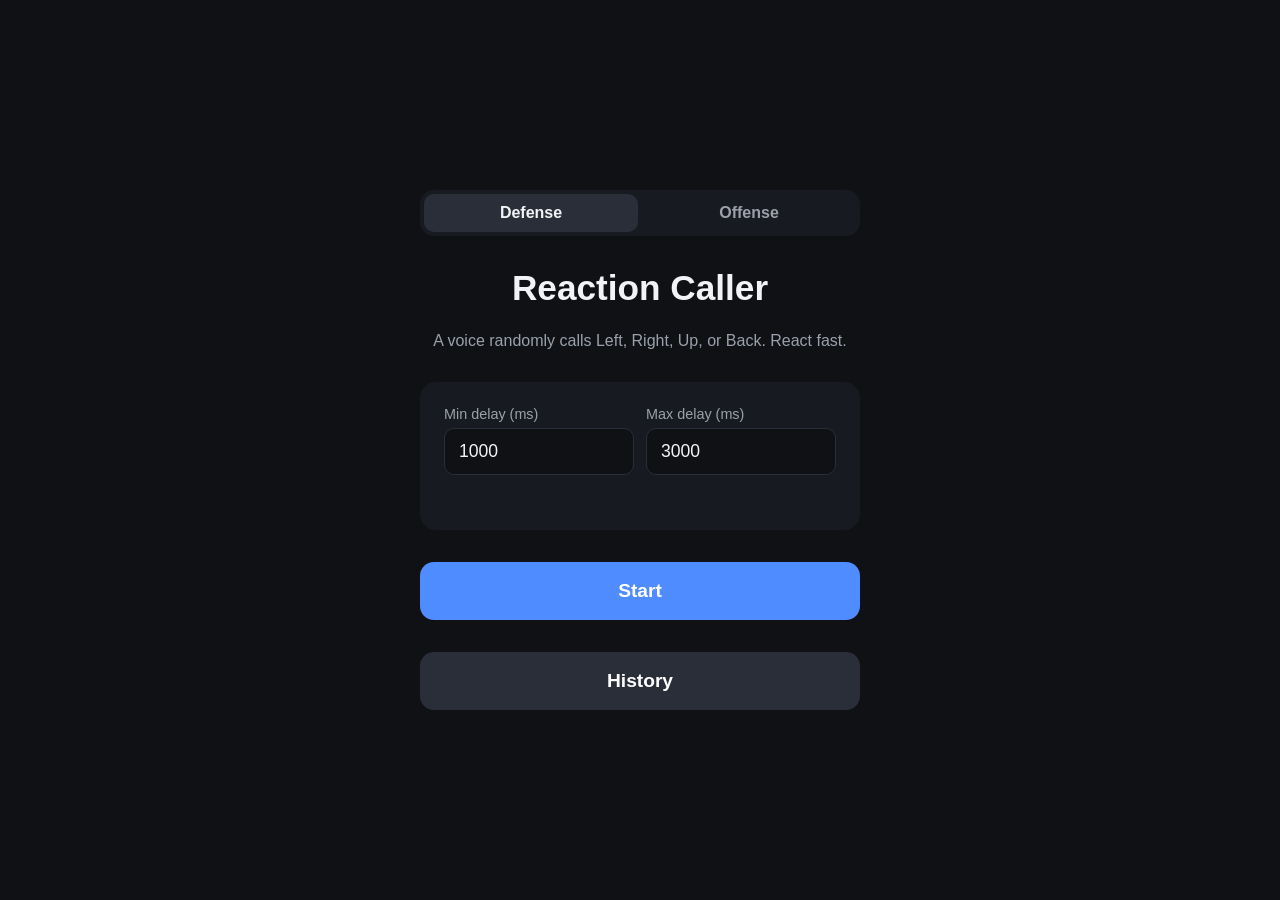
<file: index.html>
<!DOCTYPE html>
<html lang="en">
<head>
<meta charset="UTF-8">
<meta name="viewport" content="width=device-width, initial-scale=1, viewport-fit=cover, maximum-scale=1, user-scalable=no">
<title>Reaction Caller</title>
<link rel="stylesheet" href="styles.css">
</head>
<body>
<div id="app">

  <div id="startScreen" class="screen">
    <div class="segmented" role="group" aria-label="Mode">
      <button type="button" data-mode="defense" aria-pressed="true">Defense</button>
      <button type="button" data-mode="offense" aria-pressed="false">Offense</button>
    </div>

    <h1>Reaction Caller</h1>
    <p class="subtitle" id="subtitle">A voice randomly calls Left, Right, Up, or Back. React fast.</p>

    <div class="panel" id="rangePanel">
      <div class="range-row">
        <div class="field">
          <label for="minMs" id="minMsLabel">Min delay (ms)</label>
          <input type="number" id="minMs" value="1000" min="100" step="100">
        </div>
        <div class="field">
          <label for="maxMs" id="maxMsLabel">Max delay (ms)</label>
          <input type="number" id="maxMs" value="3000" min="100" step="100">
        </div>
      </div>
      <div class="error" id="rangeError"></div>
    </div>

    <div class="panel hidden" id="offensePanel">
      <div class="segmented" role="group" aria-label="Offense drill">
        <button type="button" data-drill="drive" aria-pressed="true">Drive</button>
        <button type="button" data-drill="readTheD" aria-pressed="false">Read the D</button>
        <button type="button" data-drill="moveLab" aria-pressed="false">Move Lab</button>
      </div>

      <!-- Adaptive difficulty (not Move Lab) -->
      <div class="panel-section" id="levelSettings">
        <div class="toggle-row">
          <span class="toggle-label">Auto difficulty<span class="hint">Sets the timing from your level, and adjusts the level after each logged set</span></span>
          <button type="button" id="autoLevelBtn" class="toggle-btn" aria-pressed="true">On</button>
        </div>
        <div class="level-row">
          <span id="levelText-drive">Drive: Level 3</span>
          <button type="button" class="small-btn" data-reset-level="drive">Reset level</button>
        </div>
        <p class="status-text" id="levelStatus" role="status"></p>
      </div>

      <!-- Drive drill only -->
      <div class="panel-section" id="driveSettings">
        <div class="range-row">
          <div class="field">
            <label for="readMinMs">Min read time (ms)</label>
            <input type="number" id="readMinMs" min="100" step="100" data-setting="readMinMs">
          </div>
          <div class="field">
            <label for="readMaxMs">Max read time (ms)</label>
            <input type="number" id="readMaxMs" min="100" step="100" data-setting="readMaxMs">
          </div>
        </div>
        <div class="range-row">
          <div class="field">
            <label for="driveMinMs">Min drive window (ms)</label>
            <input type="number" id="driveMinMs" min="600" step="100" data-setting="driveMinMs">
          </div>
          <div class="field">
            <label for="driveMaxMs">Max drive window (ms)</label>
            <input type="number" id="driveMaxMs" min="600" step="100" data-setting="driveMaxMs">
          </div>
        </div>
        <div class="error" id="driveError"></div>

        <details class="advanced" id="advanced">
          <summary>Advanced</summary>
          <div class="advanced-body">
            <div class="field-grid">
              <div class="field">
                <label for="resetPauseMs">Reset pause (ms)</label>
                <input type="number" id="resetPauseMs" min="0" step="100" data-setting="resetPauseMs">
              </div>
              <div class="field">
                <label for="finisherBufferMs">Finisher buffer (ms)</label>
                <input type="number" id="finisherBufferMs" min="0" step="10" data-setting="finisherBufferMs">
              </div>
              <div class="field">
                <label for="maxCutOffsPerDrive">Max cut offs per drive</label>
                <input type="number" id="maxCutOffsPerDrive" min="0" max="3" step="1" data-setting="maxCutOffsPerDrive">
              </div>
              <div class="field">
                <label for="maxLayUpsPerDrive">Max lay ups per drive</label>
                <input type="number" id="maxLayUpsPerDrive" min="0" max="5" step="1" data-setting="maxLayUpsPerDrive">
              </div>
            </div>
            <div id="weightTables"></div>
            <div class="error" id="advancedError"></div>
          </div>
        </details>
      </div>

      <!-- Read the D drill only. Every field is a path into OFFENSE_DEFAULTS.readTheD.
           rtdRate, rtdReadMinMs / rtdReadMaxMs and rtdResetPauseMs kept their ids so saved values load. -->
      <div class="panel-section hidden" id="readTheDSettings">
        <div class="field">
          <label for="rtdRate">Speech rate<span class="hint">every call after GO (GO uses the base rate)</span></label>
          <input type="number" id="rtdRate" min="0.5" max="2" step="0.05" inputmode="decimal" data-setting="readTheD.rate">
        </div>

        <p class="panel-title">Timing <span class="title-hint">each wait runs from the end of one call to the start of the next</span></p>
        <div class="timing-pair">
          <div class="range-row">
            <div class="field">
              <label for="rtdReadMinMs">Read wait min (ms)</label>
              <input type="number" id="rtdReadMinMs" min="0" step="50" data-setting="readTheD.waits.read.minMs">
            </div>
            <div class="field">
              <label for="rtdReadMaxMs">Read wait max (ms)</label>
              <input type="number" id="rtdReadMaxMs" min="0" step="50" data-setting="readTheD.waits.read.maxMs">
            </div>
          </div>
          <p class="field-hint">After GO, before the first read: TIGHT, NO OPENING, SAGGING or RETREATING.</p>
        </div>
        <div class="timing-pair">
          <div class="range-row">
            <div class="field">
              <label for="rtdJabMin">Jab wait min (ms)</label>
              <input type="number" id="rtdJabMin" min="0" step="50" data-setting="readTheD.waits.jab.minMs">
            </div>
            <div class="field">
              <label for="rtdJabMax">Jab wait max (ms)</label>
              <input type="number" id="rtdJabMax" min="0" step="50" data-setting="readTheD.waits.jab.maxMs">
            </div>
          </div>
          <p class="field-hint">After TIGHT, before LEFT FOOT or RIGHT FOOT.</p>
        </div>
        <div class="timing-pair">
          <div class="range-row">
            <div class="field">
              <label for="rtdDribbleMin">Dribble wait min (ms)</label>
              <input type="number" id="rtdDribbleMin" min="0" step="50" data-setting="readTheD.waits.dribble.minMs">
            </div>
            <div class="field">
              <label for="rtdDribbleMax">Dribble wait max (ms)</label>
              <input type="number" id="rtdDribbleMax" min="0" step="50" data-setting="readTheD.waits.dribble.maxMs">
            </div>
          </div>
          <p class="field-hint">After NO OPENING or HANDS UP, before the next read.</p>
        </div>
        <div class="timing-pair">
          <div class="range-row">
            <div class="field">
              <label for="rtdQuickMin">Quick follow min (ms)</label>
              <input type="number" id="rtdQuickMin" min="0" step="50" data-setting="readTheD.waits.quick.minMs">
            </div>
            <div class="field">
              <label for="rtdQuickMax">Quick follow max (ms)</label>
              <input type="number" id="rtdQuickMax" min="0" step="50" data-setting="readTheD.waits.quick.maxMs">
            </div>
          </div>
          <p class="field-hint">After a foot call, CUT OFF, CROSSED, SAGGING or RETREATING: the defender's quick reaction (or the shot).</p>
        </div>
        <div class="timing-pair">
          <div class="range-row">
            <div class="field">
              <label for="rtdFinishMin">Finish wait min (ms)</label>
              <input type="number" id="rtdFinishMin" min="0" step="50" data-setting="readTheD.waits.finish.minMs">
            </div>
            <div class="field">
              <label for="rtdFinishMax">Finish wait max (ms)</label>
              <input type="number" id="rtdFinishMax" min="0" step="50" data-setting="readTheD.waits.finish.maxMs">
            </div>
          </div>
          <p class="field-hint">After LANE OPEN or HELP D, before HELP D or the LAY call.</p>
        </div>
        <div class="field-grid">
          <div class="field">
            <label for="rtdEndWindowMs">End window (ms)</label>
            <input type="number" id="rtdEndWindowMs" min="0" step="100" data-setting="readTheD.endWindowMs">
            <p class="field-hint">The countdown after the last call: make your move and shoot.</p>
          </div>
          <div class="field">
            <label for="rtdResetPauseMs">Reset pause (ms)</label>
            <input type="number" id="rtdResetPauseMs" min="0" step="100" data-setting="readTheD.resetPauseMs">
            <p class="field-hint">The rest after the window, before the next GO.</p>
          </div>
        </div>
        <div class="error" id="readTheDError"></div>

        <details class="advanced" id="readTheDChances">
          <summary>Chances</summary>
          <div class="advanced-body">
            <p class="weight-title">Chances (0 to 1)</p>
            <div class="field-grid">
              <div class="field">
                <label for="rtdSagHandsUpChance">HANDS UP after SAGGING</label>
                <input type="number" id="rtdSagHandsUpChance" min="0" max="1" step="0.05" inputmode="decimal" data-setting="readTheD.sagHandsUpChance">
              </div>
              <div class="field">
                <label for="rtdRetreatHandsUpChance">HANDS UP after RETREATING</label>
                <input type="number" id="rtdRetreatHandsUpChance" min="0" max="1" step="0.05" inputmode="decimal" data-setting="readTheD.retreatHandsUpChance">
              </div>
              <div class="field">
                <label for="rtdCutOffChance">CUT OFF after a foot call</label>
                <input type="number" id="rtdCutOffChance" min="0" max="1" step="0.05" inputmode="decimal" data-setting="readTheD.cutOffChance">
              </div>
              <div class="field">
                <label for="rtdCutOffAgainChance">CUT OFF again after CUT OFF</label>
                <input type="number" id="rtdCutOffAgainChance" min="0" max="1" step="0.05" inputmode="decimal" data-setting="readTheD.cutOffAgainChance">
              </div>
              <div class="field">
                <label for="rtdHelpChance">HELP D after LANE OPEN</label>
                <input type="number" id="rtdHelpChance" min="0" max="1" step="0.05" inputmode="decimal" data-setting="readTheD.helpChance">
              </div>
            </div>
            <div id="readTheDWeightTables"></div>
          </div>
        </details>

        <details class="advanced" id="readTheDCaps">
          <summary>Caps</summary>
          <div class="advanced-body">
            <div class="field-grid">
              <div class="field">
                <label for="rtdMaxCutOffs">Max CUT OFFs per rep</label>
                <input type="number" id="rtdMaxCutOffs" min="0" step="1" data-setting="readTheD.maxCutOffsPerRep">
              </div>
              <div class="field">
                <label for="rtdMaxHandsUp">Max HANDS UP per rep</label>
                <input type="number" id="rtdMaxHandsUp" min="0" step="1" data-setting="readTheD.maxHandsUpPerRep">
              </div>
              <div class="field">
                <label for="rtdMaxHelp">Max HELP D per rep</label>
                <input type="number" id="rtdMaxHelp" min="0" max="1" step="1" data-setting="readTheD.maxHelpPerRep">
              </div>
            </div>
          </div>
        </details>
      </div>

      <!-- Move Lab drill only -->
      <div class="panel-section hidden" id="moveLabSettings">
        <p class="panel-title">Moves <span class="title-hint">tap to pick the moves for the drill</span></p>
        <div class="move-grid" id="movePicker" role="group" aria-label="Moves"></div>
        <p class="muted-text" id="moveStatus" role="status"></p>
        <div class="field">
          <label for="mlMaxMovesPerRep">Max moves per rep</label>
          <div class="stepper">
            <button type="button" data-step="-1" aria-label="Fewer moves per rep">−</button>
            <input type="number" id="mlMaxMovesPerRep" min="1" max="6" step="1" inputmode="numeric" data-setting="moveLab.maxMovesPerRep">
            <button type="button" data-step="1" aria-label="More moves per rep">+</button>
          </div>
        </div>
        <div class="error" id="moveLabError"></div>

        <details class="advanced" id="moveLabAdvanced">
          <summary>Advanced</summary>
          <div class="advanced-body">
            <div class="field-grid">
              <div class="field">
                <label for="mlMoveGapMinMs">Gap between moves min (ms)</label>
                <input type="number" id="mlMoveGapMinMs" min="0" step="50" data-setting="moveLab.moveGapMinMs">
              </div>
              <div class="field">
                <label for="mlMoveGapMaxMs">Gap between moves max (ms)</label>
                <input type="number" id="mlMoveGapMaxMs" min="0" step="50" data-setting="moveLab.moveGapMaxMs">
              </div>
              <div class="field">
                <label for="mlResetPauseMs">Reset pause (ms)</label>
                <input type="number" id="mlResetPauseMs" min="0" step="100" data-setting="moveLab.resetPauseMs">
              </div>
              <!-- These ids date from the removed Shooters only drill, so values saved there still load. -->
              <div class="field">
                <label for="shNopeGapMinMs">Gap before first move min (ms)</label>
                <input type="number" id="shNopeGapMinMs" min="0" step="10" data-setting="moveLab.firstMoveGapMinMs">
              </div>
              <div class="field">
                <label for="shNopeGapMaxMs">Gap before first move max (ms)</label>
                <input type="number" id="shNopeGapMaxMs" min="0" step="10" data-setting="moveLab.firstMoveGapMaxMs">
              </div>
            </div>
            <div id="getSetFields"></div>
            <div id="moveLabWeightTables"></div>
          </div>
        </details>
      </div>

      <!-- Session structure, shared by every drill -->
      <div class="panel-section" id="sessionSettings">
        <p class="panel-title">Session</p>
        <div class="field hidden" id="moveLabRepsField">
          <label for="moveLabRepsPerSet">Reps per set (Move Lab)</label>
          <div class="stepper">
            <button type="button" data-step="-1" aria-label="Fewer Move Lab reps per set">−</button>
            <input type="number" id="moveLabRepsPerSet" min="3" max="30" step="1" inputmode="numeric" data-training="moveLabRepsPerSet">
            <button type="button" data-step="1" aria-label="More Move Lab reps per set">+</button>
          </div>
        </div>
        <div class="field" id="repsPerSetField">
          <label for="repsPerSet">Reps per set</label>
          <div class="stepper">
            <button type="button" data-step="-1" aria-label="Fewer reps per set">−</button>
            <input type="number" id="repsPerSet" min="3" max="30" step="1" inputmode="numeric" data-training="repsPerSet">
            <button type="button" data-step="1" aria-label="More reps per set">+</button>
          </div>
        </div>
        <div class="field">
          <label for="plannedSets">Planned sets</label>
          <div class="stepper">
            <button type="button" data-step="-1" aria-label="Fewer planned sets">−</button>
            <input type="number" id="plannedSets" min="1" max="20" step="1" inputmode="numeric" data-training="plannedSets">
            <button type="button" data-step="1" aria-label="More planned sets">+</button>
          </div>
        </div>
        <div class="field">
          <label for="sessionWarningMin">Session time warning (min, 0 = off)</label>
          <div class="stepper">
            <button type="button" data-step="-1" aria-label="Earlier session time warning">−</button>
            <input type="number" id="sessionWarningMin" min="0" step="5" inputmode="numeric" data-training="sessionWarningMin">
            <button type="button" data-step="1" aria-label="Later session time warning">+</button>
          </div>
        </div>
        <div class="field">
          <label for="restSec">Rest between sets (s)</label>
          <div class="stepper">
            <button type="button" data-step="-1" aria-label="Shorter rest">−</button>
            <input type="number" id="restSec" min="0" max="600" step="15" inputmode="numeric" data-training="restSec">
            <button type="button" data-step="1" aria-label="Longer rest">+</button>
          </div>
        </div>
        <div class="error" id="sessionError"></div>
      </div>

      <!-- Shared by every drill -->
      <details class="advanced" id="speech">
        <summary>Speech (every drill)</summary>
        <div class="advanced-body">
          <div class="field-grid">
            <div class="field">
              <label for="baseRate">Base speech rate</label>
              <input type="number" id="baseRate" min="0.5" max="2" step="0.05" inputmode="decimal" data-setting="baseRate">
            </div>
            <div class="field">
              <label for="maxRate">Max speech rate</label>
              <input type="number" id="maxRate" min="0.5" max="2" step="0.05" inputmode="decimal" data-setting="maxRate">
            </div>
            <div class="field">
              <label for="minGapMs">Min gap (ms)</label>
              <input type="number" id="minGapMs" min="0" step="10" data-setting="minGapMs">
            </div>
            <div class="field">
              <label for="speechLeadMs">Speech lead (ms)</label>
              <input type="number" id="speechLeadMs" min="0" step="10" data-setting="speechLeadMs">
            </div>
          </div>
          <div class="error" id="speechError"></div>
        </div>
      </details>
    </div>

    <button id="startBtn">Start</button>
    <button id="historyBtn" class="secondary-btn">History</button>
    <p class="reminder hidden" id="backupReminder"></p>
  </div>

  <div id="gameScreen" class="screen hidden">
    <div class="session-banner hidden" id="sessionBanner" role="status"></div>
    <div class="game-header">
      <div class="session-clock hidden" id="sessionClock">00:00</div>
      <div class="mode-label" id="modeLabel">DEFENSE</div>
      <div class="session-progress hidden" id="sessionProgress"></div>
    </div>
    <div class="word-stage">
      <div id="word">&nbsp;</div>
      <div id="caption" class="caption hidden"></div>
    </div>
    <div class="countdown idle hidden" id="countdown">
      <div class="countdown-track"><div class="countdown-fill" id="countdownFill"></div></div>
      <div class="countdown-text" id="countdownText">0.0 s</div>
    </div>
    <button id="stopBtn">Stop</button>
  </div>

  <!-- Offense: set log, shown when a set ends (or after Stop mid-set). Filled in by hand. -->
  <div id="logScreen" class="screen hidden">
    <div class="log-head">
      <div class="mode-label" id="logDrill">OFFENSE</div>
      <h1 id="logTitle">Set 1 · 8 reps</h1>
    </div>
    <div class="panel log-panel">
      <!-- Read the D: one row per finished rep, ✓ by default; tap a rep you misread. -->
      <div class="review hidden" id="logReview">
        <div class="review-head">
          <p class="panel-title">Reads <span class="title-hint">tap a rep you misread</span></p>
          <button type="button" class="small-btn" id="reviewAllBtn">All correct</button>
        </div>
        <div class="review-list" id="reviewList"></div>
      </div>
      <div class="log-row hidden" id="logCleanRow">
        <label for="logClean">Clean reps<span class="hint">controlled, on balance, eyes up</span></label>
        <div class="stepper">
          <button type="button" data-step="-1" aria-label="Fewer clean reps">−</button>
          <input type="number" id="logClean" min="0" max="99" step="1" inputmode="numeric">
          <button type="button" data-step="1" aria-label="More clean reps">+</button>
        </div>
      </div>
      <div class="log-row" id="logMadeRow">
        <label for="logMade">Shots made</label>
        <div class="stepper">
          <button type="button" data-step="-1" aria-label="Fewer shots made">−</button>
          <input type="number" id="logMade" min="0" max="99" step="1" inputmode="numeric">
          <button type="button" data-step="1" aria-label="More shots made">+</button>
        </div>
      </div>
      <div class="log-row" id="logAttemptedRow">
        <label for="logAttempted">Shots attempted</label>
        <div class="stepper">
          <button type="button" data-step="-1" aria-label="Fewer shots attempted">−</button>
          <input type="number" id="logAttempted" min="0" max="99" step="1" inputmode="numeric">
          <button type="button" data-step="1" aria-label="More shots attempted">+</button>
        </div>
      </div>
      <div class="log-row">
        <label for="logLost">Lost handles<span class="hint">lost dribble, travel, early pickup</span></label>
        <div class="stepper">
          <button type="button" data-step="-1" aria-label="Fewer lost handles">−</button>
          <input type="number" id="logLost" min="0" max="99" step="1" inputmode="numeric">
          <button type="button" data-step="1" aria-label="More lost handles">+</button>
        </div>
      </div>
      <div class="log-row">
        <label for="logMissed">Missed or late calls<span class="hint">didn't react in time</span></label>
        <div class="stepper">
          <button type="button" data-step="-1" aria-label="Fewer missed calls">−</button>
          <input type="number" id="logMissed" min="0" max="99" step="1" inputmode="numeric">
          <button type="button" data-step="1" aria-label="More missed calls">+</button>
        </div>
      </div>
      <div>
        <p class="weight-title">How did the set feel? (optional)</p>
        <div class="segmented choice" role="group" aria-label="How did the set feel?">
          <button type="button" data-quality="clean" aria-pressed="false">Clean</button>
          <button type="button" data-quality="rushed" aria-pressed="false">Rushed</button>
          <button type="button" data-quality="off_balance" aria-pressed="false">Off-balance</button>
        </div>
      </div>
      <details class="advanced" id="logNoteDetails">
        <summary>Add a note (optional)</summary>
        <div class="advanced-body">
          <textarea id="logNote" rows="3" maxlength="500" aria-label="Note"></textarea>
        </div>
      </details>
      <div class="error" id="logError"></div>
    </div>
    <button id="saveRestBtn">Save &amp; rest</button>
    <button id="saveEndBtn">Save &amp; end session</button>
    <div class="log-minor">
      <button id="skipLogBtn">Skip logging</button>
      <button id="discardBtn" class="hidden">Discard</button>
    </div>
  </div>

  <!-- Offense: rest countdown between sets, then Next set. -->
  <div id="restScreen" class="screen hidden">
    <div class="mode-label" id="restDrill">OFFENSE</div>
    <h1>Rest</h1>
    <div class="rest-count" id="restCount">01:00</div>
    <p class="subtitle" id="restSummary"></p>
    <p class="subtitle" id="restSaved"></p>
    <p class="level-line hidden" id="restReads"></p>
    <p class="subtitle hidden" id="restMissed"></p>
    <p class="level-line hidden" id="restLevel"></p>
    <button id="nextSetBtn" class="hidden">Next set</button>
    <button id="endSessionBtn">End session</button>
  </div>

  <!-- Offense: summary shown when a session with logged sets ends. -->
  <div id="summaryScreen" class="screen hidden">
    <div class="mode-label">SESSION SUMMARY</div>
    <h1>Session done</h1>
    <p class="subtitle" id="summaryLength"></p>
    <div id="summaryDrills" class="stack"></div>
    <button id="summaryDoneBtn">Done</button>
  </div>

  <!-- Past sessions, trends and backup. -->
  <div id="historyScreen" class="screen hidden">
    <h1>History</h1>
    <div id="historyTrends" class="stack"></div>

    <div class="panel">
      <p class="panel-title">Sessions</p>
      <div id="historyList" class="history-list"></div>
    </div>

    <div class="panel">
      <p class="panel-title">Backup</p>
      <p class="muted-text" id="lastExportText"></p>
      <p class="muted-text">Saved data lives only in this browser, at this address. Safari may clear it after weeks without a visit, so export a copy now and then.</p>
      <div class="button-row">
        <button id="exportJsonBtn" class="secondary-btn">Export log (JSON)</button>
        <button id="exportCsvBtn" class="secondary-btn">Export sets (CSV)</button>
      </div>
      <div class="button-row">
        <button id="importBtn" class="secondary-btn">Import JSON file</button>
        <button id="showTextBtn" class="secondary-btn">Backup as text</button>
      </div>
      <input type="file" id="importFile" accept=".json,application/json" class="hidden">
      <div id="backupTextBox" class="stack hidden">
        <p class="muted-text" id="backupTextNote">Copy this text and keep it somewhere safe, or paste a backup here to import it.</p>
        <textarea id="backupText" rows="6" spellcheck="false" aria-label="Backup text"></textarea>
        <div class="button-row">
          <button id="copyTextBtn" class="secondary-btn">Copy</button>
          <button id="importTextBtn" class="secondary-btn">Import this text</button>
        </div>
      </div>
      <div id="importConfirm" class="confirm hidden">
        <p id="importConfirmText"></p>
        <div class="button-row">
          <button id="importReplaceBtn" class="danger-btn">Replace them</button>
          <button id="importKeepBtn" class="secondary-btn">Keep mine</button>
        </div>
      </div>
      <p class="status-text" id="backupStatus" role="status"></p>
    </div>

    <button id="historyBackBtn">Back</button>
  </div>

</div>

<!-- Pure logic (no DOM): the planner core, then each feature. selftest-node.js loads these. -->
<script src="js/core/planner.js"></script>
<script src="js/core/levels.js"></script>
<script src="js/core/session.js"></script>
<script src="js/drive/drive.js"></script>
<script src="js/move-lab/move-lab.js"></script>
<script src="js/read-the-d/read-the-d.js"></script>
<script src="js/read-the-d/scoring.js"></script>
<script src="js/log/training-log.js"></script>
<script src="js/log/history.js"></script>
<!-- The app: shared global scope, main.js last. -->
<script src="js/app/shared.js"></script>
<script src="js/app/defense.js"></script>
<script src="js/app/runner.js"></script>
<script src="js/app/settings.js"></script>
<script src="js/app/levels-ui.js"></script>
<script src="js/move-lab/move-lab-ui.js"></script>
<script src="js/read-the-d/read-the-d-ui.js"></script>
<script src="js/app/set-log.js"></script>
<script src="js/app/summary.js"></script>
<script src="js/app/history-ui.js"></script>
<script src="js/app/backup.js"></script>
<script src="js/app/main.js"></script>
<!-- ?selftest=1 page -->
<script src="js/selftest-page.js"></script>
</body>
</html>
</file>
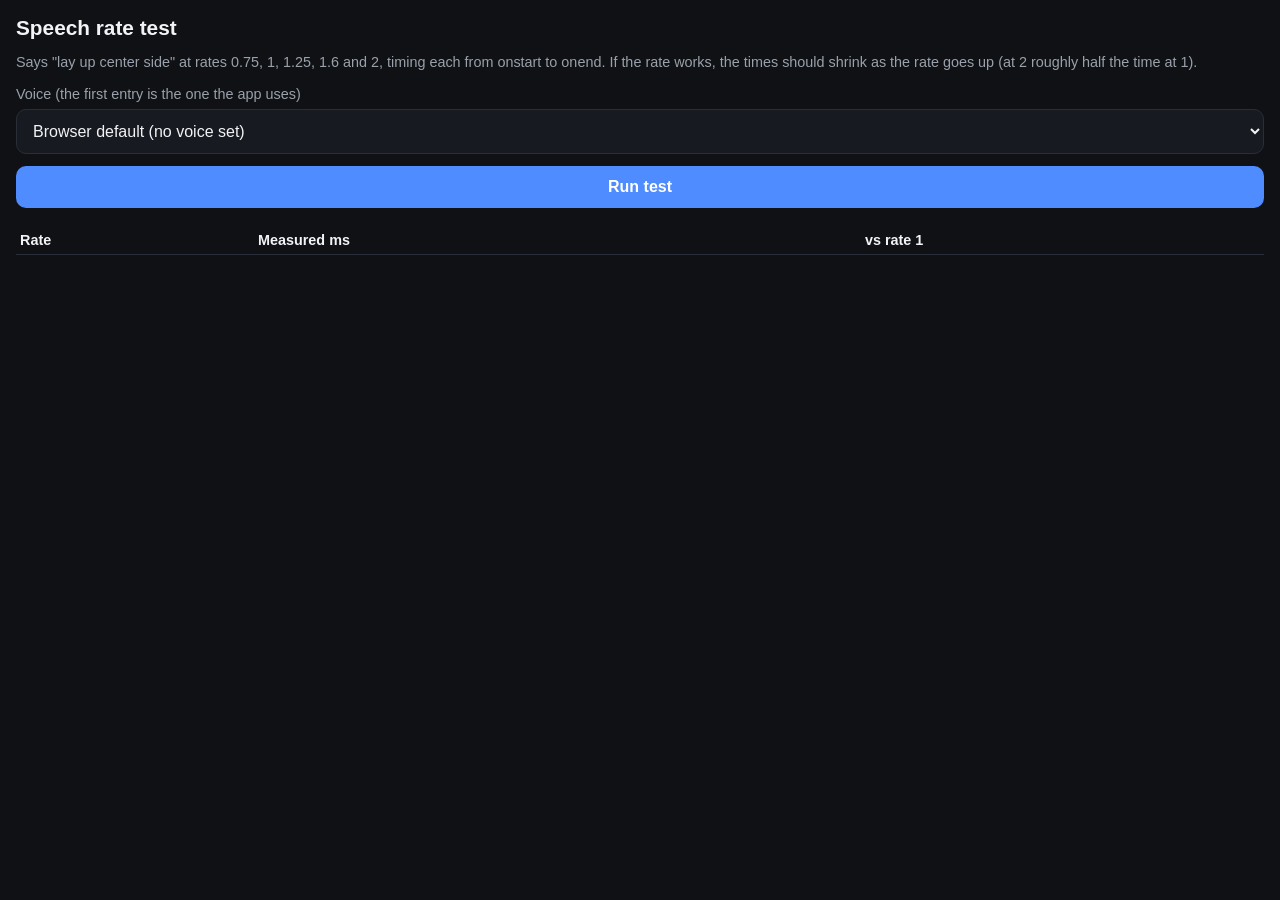
<file: speech-test.html>
<!DOCTYPE html>
<html lang="en">
<head>
<meta charset="UTF-8">
<meta name="viewport" content="width=device-width, initial-scale=1">
<title>Speech Rate Test</title>
<style>
  :root { --bg: #0f1115; --panel: #171a21; --text: #f2f3f5; --muted: #9aa1ab; --accent: #4f8cff; }
  body { margin: 0; padding: 16px; background: var(--bg); color: var(--text);
         font-family: -apple-system, BlinkMacSystemFont, "Segoe UI", Roboto, Helvetica, Arial, sans-serif; }
  h1 { font-size: 1.3rem; margin: 0 0 12px; }
  p, label { color: var(--muted); font-size: 0.9rem; }
  select, button { width: 100%; font-size: 1rem; padding: 12px; border-radius: 10px; margin: 6px 0; }
  select { background: var(--panel); color: var(--text); border: 1px solid #2a2e38; }
  button { background: var(--accent); color: #fff; border: none; font-weight: 600; }
  table { width: 100%; border-collapse: collapse; margin-top: 12px; font-variant-numeric: tabular-nums; }
  th, td { text-align: left; padding: 6px 4px; border-bottom: 1px solid #2a2e38; font-size: 0.9rem; }
  #verdict { margin-top: 12px; font-weight: 600; }
</style>
</head>
<body>
<h1>Speech rate test</h1>
<p>Says "lay up center side" at rates 0.75, 1, 1.25, 1.6 and 2, timing each from onstart to onend. If the rate works, the times should shrink as the rate goes up (at 2 roughly half the time at 1).</p>

<label for="voice">Voice (the first entry is the one the app uses)</label>
<select id="voice"></select>
<button id="run">Run test</button>

<table>
  <thead><tr><th>Rate</th><th>Measured ms</th><th>vs rate 1</th></tr></thead>
  <tbody id="rows"></tbody>
</table>
<div id="verdict"></div>

<script>
(function () {
  const RATES = [0.75, 1, 1.25, 1.6, 2];
  const TEXT = "lay up center side";
  const voiceSelect = document.getElementById("voice");
  const rows = document.getElementById("rows");
  const verdict = document.getElementById("verdict");
  let voices = [];

  // Same pick as the app: first English voice, else the first voice.
  function appVoice() {
    return voices.find(v => v.lang && v.lang.startsWith("en")) || voices[0] || null;
  }

  function fillVoices() {
    voices = speechSynthesis.getVoices();
    const app = appVoice();
    voiceSelect.innerHTML = "";
    const ordered = app ? [app].concat(voices.filter(v => v !== app)) : voices;
    ordered.forEach((v, i) => {
      const opt = document.createElement("option");
      opt.value = v.voiceURI;
      opt.textContent = (i === 0 ? "[app] " : "") + v.name + " (" + v.lang + ")" + (v.localService ? "" : " [network]");
      voiceSelect.appendChild(opt);
    });
    const def = document.createElement("option");
    def.value = "";
    def.textContent = "Browser default (no voice set)";
    voiceSelect.appendChild(def);
  }

  if (!window.speechSynthesis) {
    verdict.textContent = "This browser has no speech synthesis.";
    return;
  }
  fillVoices();
  speechSynthesis.onvoiceschanged = fillVoices;

  function speakTimed(rate, voice) {
    return new Promise(resolve => {
      const u = new SpeechSynthesisUtterance(TEXT);
      if (voice) u.voice = voice;
      u.rate = rate;
      let t0 = null;
      const timeout = setTimeout(() => resolve(null), 8000);
      u.onstart = () => { t0 = performance.now(); };
      u.onend = () => { clearTimeout(timeout); resolve(t0 === null ? null : performance.now() - t0); };
      u.onerror = () => { clearTimeout(timeout); resolve(null); };
      speechSynthesis.speak(u);
    });
  }

  document.getElementById("run").addEventListener("click", async () => {
    speechSynthesis.cancel();
    rows.innerHTML = "";
    verdict.textContent = "Running…";
    const voice = voices.find(v => v.voiceURI === voiceSelect.value) || null;
    const results = [];
    for (const rate of RATES) {
      results.push({ rate, ms: await speakTimed(rate, voice) });
      await new Promise(r => setTimeout(r, 250));
    }
    const base = results.find(r => r.rate === 1).ms;
    results.forEach(r => {
      const tr = document.createElement("tr");
      const ratio = r.ms && base ? (r.ms / base).toFixed(2) + "x" : "-";
      tr.innerHTML = "<td>" + r.rate + "</td><td>" + (r.ms ? Math.round(r.ms) : "no events") + "</td><td>" + ratio + "</td>";
      rows.appendChild(tr);
    });
    const fast = results.find(r => r.rate === 2).ms;
    if (!base || !fast) verdict.textContent = "The voice did not report start/end events, so timing could not be measured. Listen instead.";
    else if (fast / base > 0.85) verdict.textContent = "This voice is IGNORING the rate (rate 2 is barely faster than rate 1). Try another voice.";
    else verdict.textContent = "This voice respects the rate (rate 2 takes " + Math.round(fast / base * 100) + "% as long as rate 1).";
  });
})();
</script>
</body>
</html>
</file>
<file: styles.css>
/* Reaction Caller styles. Dark theme only; colors are CSS variables on :root. */
:root {
  --bg: #0f1115;
  --panel: #171a21;
  --accent: #4f8cff;
  --accent-down: #3a6fd6;
  --danger: #ff4f5e;
  --danger-down: #d93d4a;
  --text: #f2f3f5;
  --muted: #9aa1ab;
}

* { box-sizing: border-box; -webkit-tap-highlight-color: transparent; }

html, body {
  margin: 0;
  height: 100%;
  background: var(--bg);
  color: var(--text);
  font-family: -apple-system, BlinkMacSystemFont, "Segoe UI", Roboto, Helvetica, Arial, sans-serif;
  overscroll-behavior: none;
  user-select: none;
}

#app {
  min-height: 100vh;
  min-height: 100dvh;
  display: flex;
  align-items: center;
  justify-content: center;
  padding: max(20px, env(safe-area-inset-top)) max(20px, env(safe-area-inset-right))
            max(20px, env(safe-area-inset-bottom)) max(20px, env(safe-area-inset-left));
}

.screen {
  width: 100%;
  max-width: 440px;
  display: flex;
  flex-direction: column;
  align-items: center;
  gap: clamp(16px, 4vh, 32px);
}

.hidden { display: none !important; }

h1 {
  font-size: clamp(1.6rem, 6vw, 2.2rem);
  margin: 0;
  text-align: center;
}

.subtitle {
  color: var(--muted);
  font-size: clamp(0.85rem, 3vw, 1rem);
  text-align: center;
  margin: -8px 0 0;
}

.panel {
  background: var(--panel);
  border-radius: 16px;
  padding: clamp(16px, 4vw, 24px);
  width: 100%;
  display: flex;
  flex-direction: column;
  gap: 16px;
}

.field {
  display: flex;
  flex-direction: column;
  gap: 6px;
}

.field label {
  font-size: 0.9rem;
  color: var(--muted);
}

.field input[type="number"] {
  background: #0f1115;
  border: 1px solid #2a2e38;
  border-radius: 10px;
  color: var(--text);
  font-size: 1.1rem;
  padding: 12px 14px;
  width: 100%;
}

.field input[type="number"]:focus {
  outline: none;
  border-color: var(--accent);
}

.range-row {
  display: flex;
  gap: 12px;
}

.range-row .field { flex: 1; }

.error {
  color: var(--danger);
  font-size: 0.85rem;
  min-height: 1.1em;
  text-align: center;
}

button {
  border: none;
  border-radius: 14px;
  font-size: clamp(1rem, 4vw, 1.2rem);
  font-weight: 600;
  padding: clamp(14px, 4vw, 18px) 24px;
  width: 100%;
  cursor: pointer;
  color: #fff;
  transition: transform 0.08s ease;
}

button:active { transform: scale(0.97); }

#startBtn { background: var(--accent); }
#startBtn:active { background: var(--accent-down); }

#stopBtn { background: var(--danger); }
#stopBtn:active { background: var(--danger-down); }

#gameScreen {
  height: 100%;
  justify-content: space-between;
  min-height: 70vh;
  min-height: 70dvh;
}

.word-stage {
  flex: 1;
  width: 100%;
  display: flex;
  align-items: center;
  justify-content: center;
}

#word {
  font-size: clamp(3rem, 16vw, 6rem);
  font-weight: 800;
  letter-spacing: 0.02em;
  text-transform: uppercase;
  opacity: 0;
  transform: scale(0.85);
  transition: opacity 0.12s ease, transform 0.12s ease;
}

#word.show {
  opacity: 1;
  transform: scale(1);
}

.segmented {
  display: flex;
  gap: 4px;
  width: 100%;
  padding: 4px;
  background: var(--panel);
  border-radius: 14px;
}

.segmented button {
  flex: 1;
  background: transparent;
  color: var(--muted);
  font-size: 1rem;
  padding: 10px 12px;
  border-radius: 10px;
}

.segmented button[aria-pressed="true"] {
  background: #2a2e38;
  color: var(--text);
}

/* The drill switch sits inside a panel, so it needs a darker track. */
.panel .segmented { background: var(--bg); }
.panel .segmented button { padding: 10px 6px; }

.panel-section {
  display: flex;
  flex-direction: column;
  gap: 16px;
}

.mode-label {
  color: var(--muted);
  font-size: 0.8rem;
  font-weight: 700;
  letter-spacing: 0.18em;
}

.panel-title {
  font-size: 0.95rem;
  font-weight: 600;
  margin: 0;
}

details.advanced summary {
  cursor: pointer;
  color: var(--muted);
  font-size: 0.95rem;
}

.advanced-body {
  display: flex;
  flex-direction: column;
  gap: 16px;
  margin-top: 14px;
}

.field-grid {
  display: grid;
  grid-template-columns: 1fr 1fr;
  gap: 12px;
}

.weight-title {
  color: var(--muted);
  font-size: 0.85rem;
  font-weight: 600;
  margin: 0 0 8px;
}

.countdown {
  width: 100%;
  display: flex;
  align-items: center;
  gap: 12px;
}

.countdown.idle { visibility: hidden; }

.countdown-track {
  flex: 1;
  height: 10px;
  background: #2a2e38;
  border-radius: 999px;
  overflow: hidden;
}

.countdown-fill {
  height: 100%;
  background: var(--accent);
  transform: scaleX(0);
  transform-origin: left center;
}

.countdown-text {
  min-width: 3.5em;
  text-align: right;
  color: var(--muted);
  font-weight: 700;
  font-variant-numeric: tabular-nums;
}

/* Multi-word offense phrases: smaller and allowed to wrap so they fit at 320px. */
#word.long {
  font-size: clamp(2rem, 10vw, 3.75rem);
  line-height: 1.05;
  text-align: center;
  max-width: 100%;
  overflow-wrap: break-word;
}

/* Phrases over 18 characters (e.g. "SPRINT FROM RIGHT CORNER"): one step smaller. */
#word.xlong {
  font-size: clamp(1.6rem, 8vw, 3rem);
}

/* Number stepper (− / +) for fields filled in by hand: 48px+ touch targets. */
.stepper {
  display: flex;
  gap: 8px;
}

.stepper button {
  flex: none;
  width: 56px;
  min-height: 48px;
  padding: 0;
  background: #2a2e38;
  color: var(--text);
  font-size: 1.6rem;
  line-height: 1;
  border-radius: 10px;
}

.stepper button:active { background: #3a3f4b; }

.field .stepper input[type="number"] {
  flex: 1;
  min-width: 0;
  min-height: 48px;
  text-align: center;
  font-size: 1.25rem;
  -moz-appearance: textfield;
  appearance: textfield;
}

.stepper input::-webkit-outer-spin-button,
.stepper input::-webkit-inner-spin-button {
  -webkit-appearance: none;
  margin: 0;
}

/* Game screen header: mode label, set/rep progress, session clock in the corner. */
.game-header {
  position: relative;
  width: 100%;
  display: flex;
  flex-direction: column;
  align-items: center;
  gap: 6px;
}

.session-progress {
  color: var(--muted);
  font-size: 0.95rem;
  font-weight: 700;
  letter-spacing: 0.12em;
  font-variant-numeric: tabular-nums;
}

.session-clock {
  position: absolute;
  top: 0;
  right: 0;
  color: var(--muted);
  font-size: 0.9rem;
  font-weight: 700;
  font-variant-numeric: tabular-nums;
}

.session-banner {
  width: 100%;
  background: var(--panel);
  border-left: 4px solid #ffd24f;
  border-radius: 12px;
  padding: 12px 14px;
  font-size: 0.95rem;
  line-height: 1.35;
}

#nextSetBtn {
  background: var(--accent);
  min-height: 80px;
  font-size: clamp(1.3rem, 6vw, 1.6rem);
}
#nextSetBtn:active { background: var(--accent-down); }

#endSessionBtn,
#saveEndBtn {
  background: #2a2e38;
  min-height: 56px;
}

/* Set log form: label and stepper share a row when there is room, else stack. */
.log-head {
  display: flex;
  flex-direction: column;
  align-items: center;
  gap: 6px;
}

.log-panel { gap: 14px; }

.log-row {
  display: flex;
  flex-wrap: wrap;
  align-items: center;
  gap: 8px 12px;
}

.log-row label {
  flex: 1 1 110px;
  font-size: 1rem;
  color: var(--text);
}

.log-row .hint {
  display: block;
  color: var(--muted);
  font-size: 0.8rem;
}

.log-row .stepper { flex: 0 0 auto; }

.log-row .stepper input[type="number"] {
  width: 72px;
  min-height: 56px;
  background: #0f1115;
  border: 1px solid #2a2e38;
  border-radius: 10px;
  color: var(--text);
  font-size: 1.4rem;
  font-weight: 700;
  text-align: center;
  -moz-appearance: textfield;
  appearance: textfield;
}

.log-row .stepper button { min-height: 56px; }

.segmented.choice button { min-height: 52px; }

textarea {
  width: 100%;
  background: #0f1115;
  border: 1px solid #2a2e38;
  border-radius: 10px;
  color: var(--text);
  font: inherit;
  font-size: 1rem;
  padding: 12px 14px;
  resize: vertical;
}

textarea:focus { outline: none; border-color: var(--accent); }

input, textarea {
  -webkit-user-select: text;
  user-select: text;
}

#saveRestBtn {
  background: var(--accent);
  min-height: 64px;
  font-size: clamp(1.15rem, 5vw, 1.35rem);
}
#saveRestBtn:active { background: var(--accent-down); }

.log-minor {
  display: flex;
  gap: 12px;
  width: 100%;
}

.log-minor button {
  flex: 1;
  min-height: 48px;
  background: transparent;
  border: 1px solid #2a2e38;
  color: var(--muted);
}

#discardBtn { color: var(--danger); }

/* Adaptive difficulty. */
.toggle-row,
.level-row {
  display: flex;
  align-items: center;
  justify-content: space-between;
  gap: 12px;
}

.toggle-label {
  font-size: 1rem;
  font-weight: 600;
}
.toggle-label .hint {
  display: block;
  color: var(--muted);
  font-size: 0.8rem;
  font-weight: 400;
  margin-top: 2px;
}

.toggle-btn {
  flex: none;
  width: 88px;
  min-height: 48px;
  padding: 0;
  background: #2a2e38;
  color: var(--muted);
}
.toggle-btn[aria-pressed="true"] {
  background: var(--accent);
  color: #fff;
}

.level-row span { font-size: 1rem; font-variant-numeric: tabular-nums; }

.small-btn {
  flex: none;
  width: auto;
  min-height: 48px;
  padding: 0 16px;
  font-size: 0.9rem;
  background: transparent;
  border: 1px solid #2a2e38;
  color: var(--muted);
}

.level-locked {
  opacity: 0.6;
}

.level-note {
  display: block;
  color: var(--accent);
  font-size: 0.75rem;
  font-weight: 600;
}

.level-line {
  margin: 0;
  font-size: 1.1rem;
  font-weight: 700;
  text-align: center;
}

/* Summary, history and backup. */
.stack {
  width: 100%;
  display: flex;
  flex-direction: column;
  gap: 12px;
}

.secondary-btn,
#historyBackBtn {
  background: #2a2e38;
  min-height: 52px;
}
.secondary-btn:active,
#historyBackBtn:active { background: #3a3f4b; }

.danger-btn {
  background: var(--danger);
  min-height: 52px;
}
.danger-btn:active { background: var(--danger-down); }

#summaryDoneBtn {
  background: var(--accent);
  min-height: 64px;
}
#summaryDoneBtn:active { background: var(--accent-down); }

.button-row {
  display: flex;
  gap: 10px;
}
.button-row button {
  flex: 1;
  padding-left: 8px;
  padding-right: 8px;
  font-size: 0.95rem;
}

.reminder {
  width: 100%;
  margin: 0;
  background: var(--panel);
  border-left: 4px solid #ffd24f;
  border-radius: 12px;
  padding: 12px 14px;
  font-size: 0.95rem;
  line-height: 1.35;
}

.muted-text {
  margin: 0;
  color: var(--muted);
  font-size: 0.9rem;
  line-height: 1.4;
}

.status-text {
  margin: 0;
  min-height: 1.2em;
  font-size: 0.9rem;
  line-height: 1.4;
}

.confirm {
  display: flex;
  flex-direction: column;
  gap: 10px;
  padding: 12px;
  border: 1px solid var(--danger);
  border-radius: 12px;
}
.confirm p { margin: 0; line-height: 1.4; }

.drill-card h2 {
  margin: 0;
  font-size: 1.1rem;
}

.stat-grid {
  display: grid;
  grid-template-columns: 1fr 1fr;
  gap: 10px 12px;
  margin: 0;
}
.stat-grid dt {
  color: var(--muted);
  font-size: 0.8rem;
}
.stat-grid dd {
  margin: 2px 0 0;
  font-size: 1.15rem;
  font-weight: 700;
  font-variant-numeric: tabular-nums;
}

.compare-line {
  margin: 0;
  font-size: 0.95rem;
  line-height: 1.4;
}

.chart svg {
  display: block;
  width: 100%;
  height: auto;
}
.chart .axis { stroke: #2a2e38; stroke-width: 1; }
.chart .tick { fill: var(--muted); font-size: 10px; }
.chart .line-make { fill: none; stroke: var(--accent); stroke-width: 2.5; }
.chart .line-lost { fill: none; stroke: #ff7a4f; stroke-width: 2.5; stroke-dasharray: 5 4; }
.chart .dot-make { fill: var(--accent); }
.chart .dot-lost { fill: #ff7a4f; }
.chart .title-make { fill: var(--accent); font-weight: 700; }
.chart .title-lost { fill: #ff7a4f; font-weight: 700; }
.chart .line-reads { fill: none; stroke: #4fd87c; stroke-width: 2.5; stroke-dasharray: 1 4; stroke-linecap: round; }
.chart .dot-reads { fill: #4fd87c; }

.legend {
  display: flex;
  flex-wrap: wrap;
  gap: 6px 16px;
  margin: 0;
  color: var(--muted);
  font-size: 0.85rem;
}
.legend .swatch {
  display: inline-block;
  width: 18px;
  height: 3px;
  margin-right: 6px;
  vertical-align: middle;
}

.history-list {
  display: flex;
  flex-direction: column;
  gap: 8px;
}

.history-item {
  border: 1px solid #2a2e38;
  border-radius: 12px;
  overflow: hidden;
}

.history-item > button {
  background: transparent;
  color: var(--text);
  text-align: left;
  font-size: 0.95rem;
  font-weight: 400;
  padding: 12px 14px;
  min-height: 56px;
  border-radius: 0;
}
.history-item > button:active { transform: none; background: #1f232c; }
.history-item .item-date { display: block; font-weight: 700; }
.history-item .item-meta { display: block; color: var(--muted); font-size: 0.85rem; margin-top: 2px; }

.history-detail {
  display: flex;
  flex-direction: column;
  gap: 8px;
  padding: 0 14px 14px;
}

.set-line {
  margin: 0;
  font-size: 0.9rem;
  line-height: 1.4;
  font-variant-numeric: tabular-nums;
}
.set-line .note {
  display: block;
  color: var(--muted);
  font-style: italic;
  -webkit-user-select: text;
  user-select: text;
}

.rest-count {
  font-size: clamp(4rem, 22vw, 7rem);
  font-weight: 800;
  font-variant-numeric: tabular-nums;
}

/* Move Lab: move picker (2 columns of 52px toggle buttons). */
.title-hint {
  color: var(--muted);
  font-size: 0.8rem;
  font-weight: 400;
  margin-left: 6px;
}

.move-grid {
  display: grid;
  grid-template-columns: 1fr 1fr;
  gap: 8px;
}

.move-grid button {
  min-height: 52px;
  padding: 8px;
  background: var(--bg);
  border: 1px solid #2a2e38;
  color: var(--muted);
  font-size: 0.95rem;
}

.move-grid button[aria-pressed="true"] {
  background: #2a2e38;
  border-color: var(--accent);
  color: var(--text);
}

/* Game screen: the named move, small under the call, for the whole rep. */
.word-stage {
  flex-direction: column;
  gap: 12px;
}

.caption {
  font-size: clamp(1.4rem, 7vw, 2.4rem);
  font-weight: 800;
  letter-spacing: 0.04em;
  line-height: 1.1;
  text-align: center;
  color: #45d6e0;
}

.word-move { color: #45d6e0; }
.word-read { color: var(--text); }
.word-sprint { color: #ff7a4f; }
.word-catch { color: var(--text); }
.word-shot { color: #ffd24f; }

/* Read the D: one color per role, so the categories stay distinct. GO and the
   LAY calls use .word-read (white), CUT OFF uses .word-cut (red). */
.word-distance { color: #c47bff; }  /* TIGHT, NO OPENING, SAGGING */
.word-retreat { color: #ff7a4f; }   /* RETREATING */
.word-foot { color: #45d6e0; }      /* LEFT FOOT, RIGHT FOOT */
.word-hands { color: #ff6bd6; }     /* HANDS UP, HANDS DOWN */
.word-lane { color: #4fd87c; }      /* LANE OPEN */
.word-crossed { color: #4f8cff; }   /* CROSSED */
.word-help { color: #ffd24f; }      /* HELP D ON LEFT / RIGHT */

/* Read the D decision review on the set log: 48px+ targets for sweaty hands. */
.review { display: flex; flex-direction: column; gap: 10px; }
.review-head { display: flex; align-items: center; justify-content: space-between; gap: 12px; }
.review-list { display: flex; flex-direction: column; gap: 8px; }
.review-row {
  border: 1px solid #2a2e38;
  border-radius: 12px;
  padding: 10px 12px;
  display: flex;
  flex-direction: column;
  gap: 8px;
}
.review-row.wrong { border-color: var(--danger); }
.review-seq { margin: 0; font-weight: 700; font-size: 1rem; line-height: 1.3; }
.review-seq .rep { color: var(--muted); font-weight: 600; margin-right: 6px; }
.review-toggle {
  min-height: 52px;
  padding: 8px 12px;
  background: #2a2e38;
  color: #4fd87c;
  font-size: 1rem;
}
.review-row.wrong .review-toggle { color: var(--danger); }
.review-chips-title { margin: 0; color: var(--muted); font-size: 0.85rem; }
.review-choices { display: flex; flex-wrap: wrap; gap: 6px; }
.review-choices button {
  flex: 1 1 auto;
  width: auto;
  min-height: 52px;
  padding: 6px 12px;
  background: var(--bg);
  border: 1px solid #2a2e38;
  color: var(--muted);
  font-size: 0.95rem;
}
.review-choices button[aria-pressed="true"] { background: #2a2e38; border-color: var(--accent); color: var(--text); }

/* Read the D settings: a one-line hint under a timing field. */
.field-hint { margin: 4px 0 0; color: var(--muted); font-size: 0.8rem; line-height: 1.3; }
.timing-pair { display: flex; flex-direction: column; }
.field label .hint { display: block; font-size: 0.8rem; }
.word-center { color: #c47bff; }
.word-cut { color: #ff4f5e; }
.word-layup { color: #ffd24f; }

.word-left { color: #4f8cff; }
.word-right { color: #4fd87c; }
.word-up { color: #ffd24f; }
.word-back { color: #ff7a4f; }
</file>
